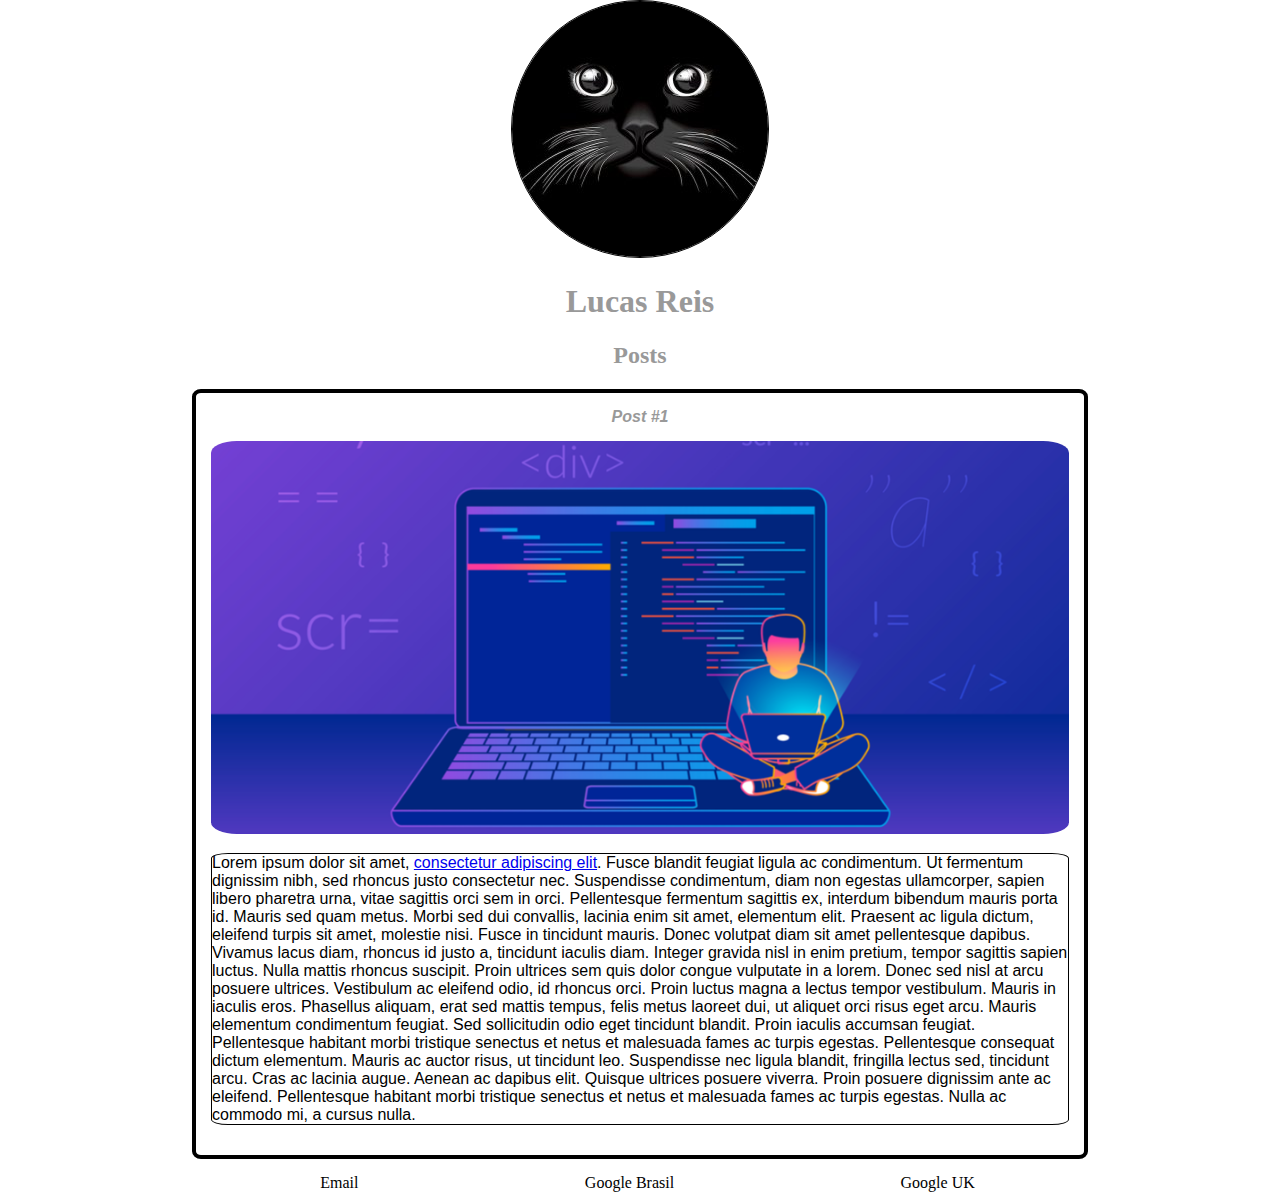
<file: HTML5_CSS3/index.html>
<!DOCTYPE html>
<html>
    <head>
        <meta charset="utf-8">
        <title>Lucas Reis</title>
    </head>
    <body>
        <header class="logo">
            <img src="img/avatarcat.jpg" alt="Um gato preto" class="photo"> 
            <h1 id="title">Lucas Reis</h1>
            <link rel="stylesheet" href="style.css">
        </header>
        <section>
            <header>
                <h2 class="subtitle">Posts</h2>
            </header>
            <article class="post">
                <header> 
                    <h3 class="post_title">Post #1</h3>
                    <img src="img/post.png" alt="random code image" class="post_image">
                </header>
                <p class="post_content">
                    Lorem ipsum dolor sit amet, <a href="https://www.google.co.uk" target="_blank">consectetur adipiscing elit</a>. Fusce blandit feugiat ligula ac condimentum. Ut fermentum dignissim nibh, sed rhoncus justo consectetur nec. Suspendisse condimentum, diam non egestas ullamcorper, sapien libero pharetra urna, vitae sagittis orci sem in orci. Pellentesque fermentum sagittis ex, interdum bibendum mauris porta id. Mauris sed quam metus. Morbi sed dui convallis, lacinia enim sit amet, elementum elit. Praesent ac ligula dictum, eleifend turpis sit amet, molestie nisi.

                    Fusce in tincidunt mauris. Donec volutpat diam sit amet pellentesque dapibus. Vivamus lacus diam, rhoncus id justo a, tincidunt iaculis diam. Integer gravida nisl in enim pretium, tempor sagittis sapien luctus. Nulla mattis rhoncus suscipit. Proin ultrices sem quis dolor congue vulputate in a lorem. Donec sed nisl at arcu posuere ultrices. Vestibulum ac eleifend odio, id rhoncus orci. Proin luctus magna a lectus tempor vestibulum. Mauris in iaculis eros. Phasellus aliquam, erat sed mattis tempus, felis metus laoreet dui, ut aliquet orci risus eget arcu. Mauris elementum condimentum feugiat.

                    Sed sollicitudin odio eget tincidunt blandit. Proin iaculis accumsan feugiat. Pellentesque habitant morbi tristique senectus et netus et malesuada fames ac turpis egestas. Pellentesque consequat dictum elementum. Mauris ac auctor risus, ut tincidunt leo. Suspendisse nec ligula blandit, fringilla lectus sed, tincidunt arcu. Cras ac lacinia augue. Aenean ac dapibus elit. Quisque ultrices posuere viverra. Proin posuere dignissim ante ac eleifend. Pellentesque habitant morbi tristique senectus et netus et malesuada fames ac turpis egestas. Nulla ac commodo mi, a cursus nulla.
                </p>
            </article>
        </section>
        <footer>
            <ul class="contact_list">
                <li>
                    <a href="mailto:lucaspook12@gmail.com">Email</a>
                </li>
                <li>
                    <a href="https://google.com.br">Google Brasil</a>
                </li>
                <li>
                    <a href="https://google.co.br">Google UK</a>
                </li>
            </ul>
        </footer> 
    </body>
</html>
</file>
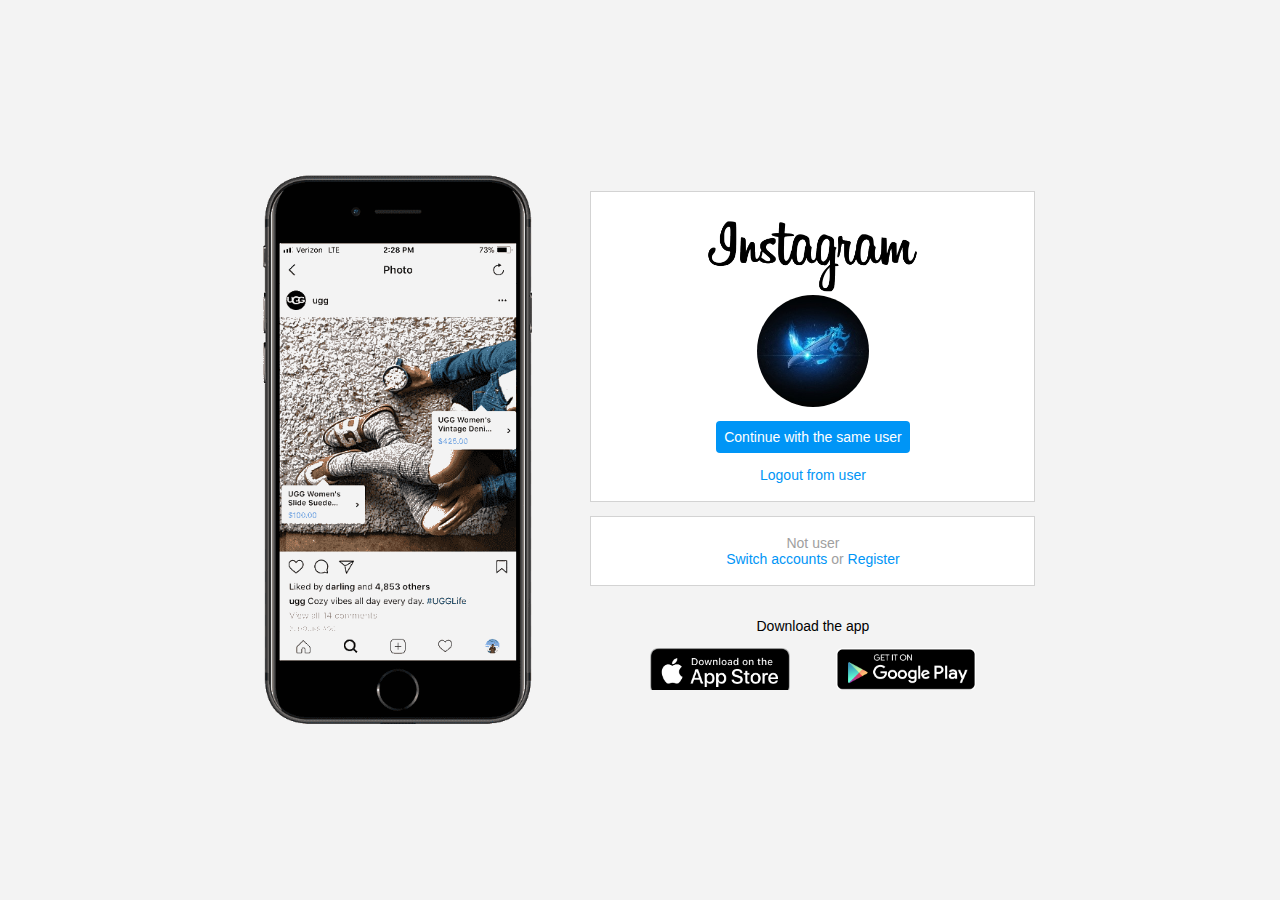
<file: instagram_clone/index.html>
<!DOCTYPE html>
<html lang="en">
    <head>
        <meta charset="UTF-8">
        <meta name="viewport" content="width=device-width, initial-scale=1.0">
        <link rel="stylesheet" href="style.css">
        <title>Instagram</title>
    </head>
    <body>
        <div class="instagram_wrapper">
            <div class="instagram_phone">
                <img src="img/phone.png" alt="Phone">
            </div>
            <div class="instragram_continue">
                <div class="group">
                    <img src="img/Instagram-logo.png" alt="Instagram_logo" class="instagram_logo">
                    <div class="profile_picture">
                        <img src="img/anivia.jpg" alt="Anivia">
                    </div>
                    <a href="#" class="instagram_login">Continue with the same user</a>
                    <a href="#" class="instagram_logout">Logout from user</a>
                </div>
                <div class="group">
                    <p class="not_account">Not user</p>
                    <p class="not_account">
                        <span class="link_blue">Switch accounts</span>
                        or
                        <span class="link_blue">Register</span>
                    </p>
                </div>
                <div class="get_app">
                    <p class="get_app_text">Download the app</p>
                    <div class="download">
                        <a href="#" class="app_download"></a>
                        <a href="#" class="app_download"></a>
                    </div>
            </div>
        </div>
    </body>
</html>
</file>
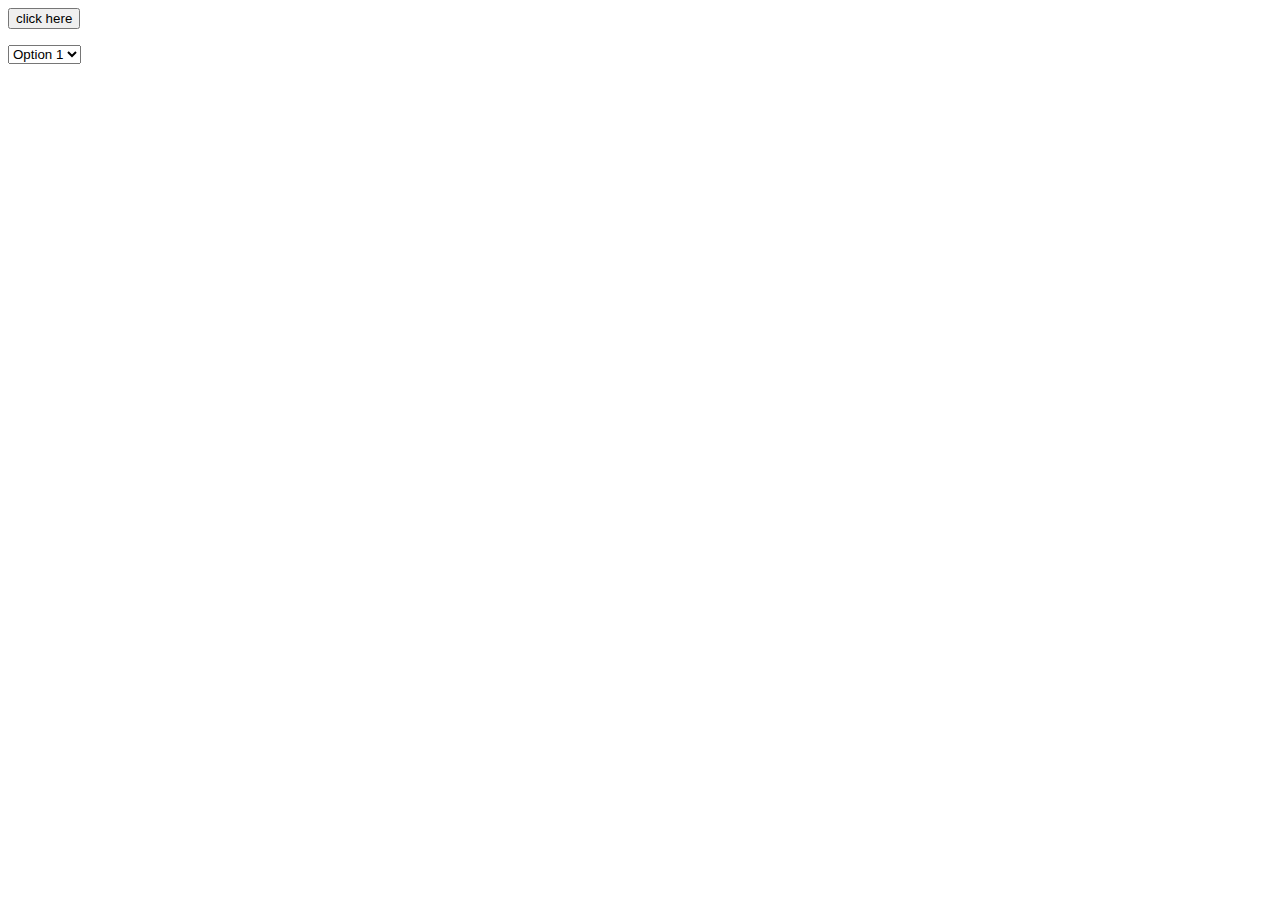
<file: javascript/index.html>
<!DOCTYPE html>
<html lang="pt-br">
    <head>
        <title>My page</title>
        <meta charset="UTF-8">
        <script type="text/javascript" src="js/main.js"></script>
    </head>
    <body>
        <button class="button1" onclick="button()">click here</button>
        <p id="thx" onmouseover="inside(this)" onmouseout="out(this)"></p>
        <select onchange="change(this)">
            <option value="1">Option 1</option>
            <option value="2">Option 2</option>
            <option value="3">Option 3</option>
        </select>
    </body>

</html>
</file>
<file: HTML5_CSS3/style.css>
body{
    background:#fff;
}
.photo{
    border:1px solid #000;
    border-radius:50%;
}
.logo{
    text-align: center;
}

#title, .subtitle, .post_title{
    color:#999;
    text-align:center;
}

body{
    width:70%;
    margin:auto;
}

.post_title{
    font-size:16px;
    font-style:italic;
    margin:0;
    margin-bottom:15px;
}
.post_content{
    margin:0;
    margin-bottom:15px;
    border:1px solid #000;
    border-radius:2%;
}
.post{
    font-family: sans-serif;
    background:white;
    padding:15px;
    border:4px solid #000;
    border-radius: 1%;
    margin-bottom:15px;
}
.post_image{
    margin-bottom:15px;
    border-radius:3%;
    width:100%;
}

.contact_list{
    list-style-type:none;
    margin:0;
    padding:0;
    padding-left:15px;
}

.contact_list li a{
    color:#000;
    text-decoration:none;
}
ul{
    display:flex; 
}
li{
    margin:auto;
}
</file>
<file: instagram_clone/style.css>
*{
    padding:0;
    margin:0;
    box-sizing:border-box; 
    text-decoration:none;
    font-family:sans-serif;
    font-size:14px;
}

body{
    width:100%;
    min-height:100vh;
    background-color:rgb(243,243,243);
    margin:0;
    padding:0;
    display:flex;
    justify-content:center;
}

.instagram_wrapper{
    display:flex;
    align-items:center;
    justify-content:start;
    width:60%;
    height:100vh;
}
instagram_phone{
    display:flex;
    align-items:center;
    justify-content:center;
    width:50%;
}
.instagram_phone img{
    height:40rem;
    padding-right:3rem;
}
.instagram_logo{
    height:6rem;
}
.profile_picture img{
    height:8rem;
}
.profile_picture{
    display:flex;
    justify-content:center;
    border-radius:50%;
    overflow: hidden;
    margin: 0 0 1rem 0;
}
.instagram_continue{
    display:flex;
    align-items:center;
    justify-content:space-around;
    flex-direction:column;
    width:50%;
    min-height:34rem;
}
.group{
    display:flex;
    justify-content:space-between;
    align-items:center;
    flex-direction:column;
    background-color: white;
    padding:1.3rem 8rem;
    border:1px solid lightgrey;
    margin:1rem 0;
}
.get_app{
    display:flex;
    justify-content:space-between;
    align-items:center;
    flex-direction:column;
}

.group:nth-child(1){
    min-height:19rem;
}
.instagram_login{
    background-color:#0095f6;
    color:white;
    padding:8px;
    border-radius:4px;
}
.instagram_logout{
    color:#0095f6;
    margin-top:1rem;
}

.not_account{
    color:rgb(160,160,160);

}
.link_blue{
    color:#0095f6;
}

.get_app{
    display:flex;
    flex-direction: column;
    align-items:center;
    justify-content:center;
    padding:1.3rem 0;
}
.download{
    display:flex;
    width:100%;
    justify-content:space-evenly;
    align-items:center;
    padding:1rem;
}
.app_download{
    height:3rem;
    width:10rem;
    background-size:cover;
}
.app_download:nth-child(1){
    background-image:url(img/itunes.png);
}

.app_download:nth-child(2){
    background-image:url(img/google.png);
}


@media (max-width:1024px){
    .instagram_wrapper{
        width:90%;
    }
}
@media (max-width:650px){
    .instagram_wrapper{
        width:90%;
    }
    .instagram_phone{
        display:none;
    }
    .instagram_continue{
        width:100%;
    }
    body{
        background-color: white;
    }
    .group{
        border:1px transparent;
    }
}
</file>
